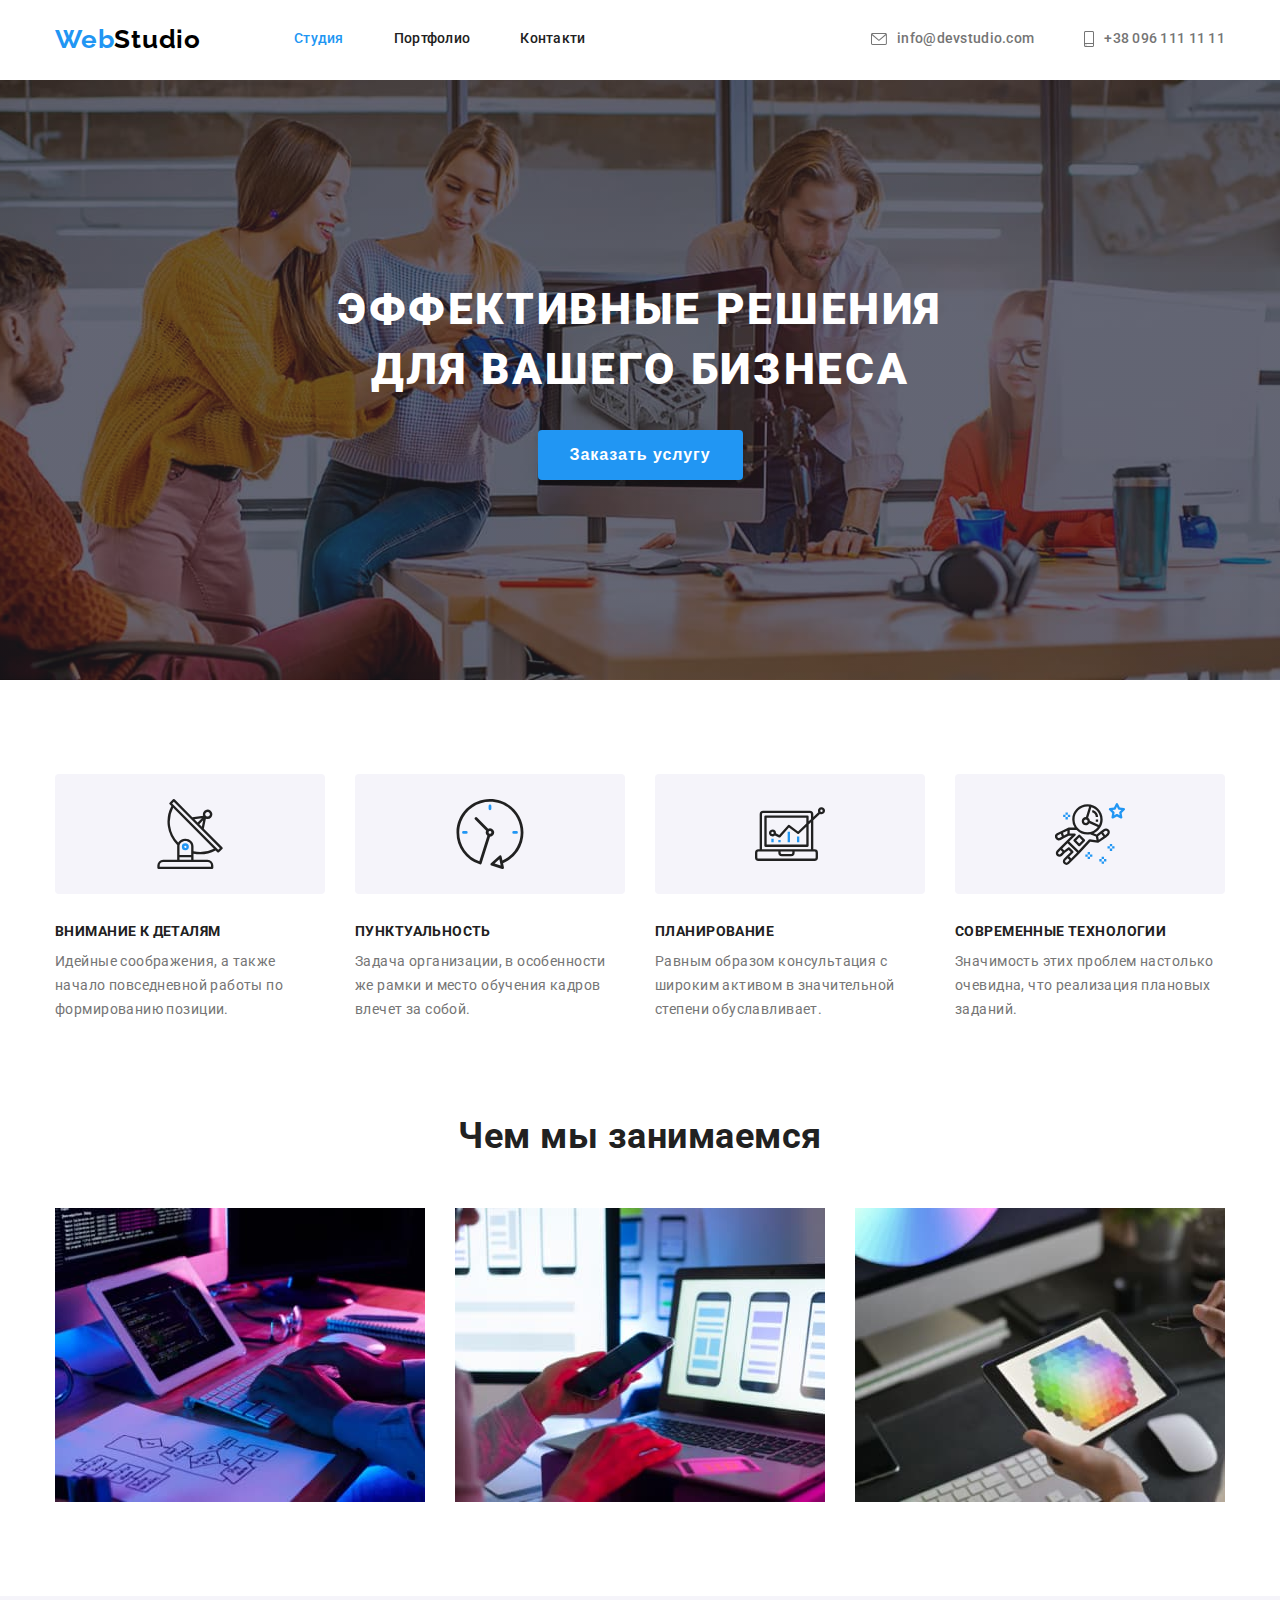
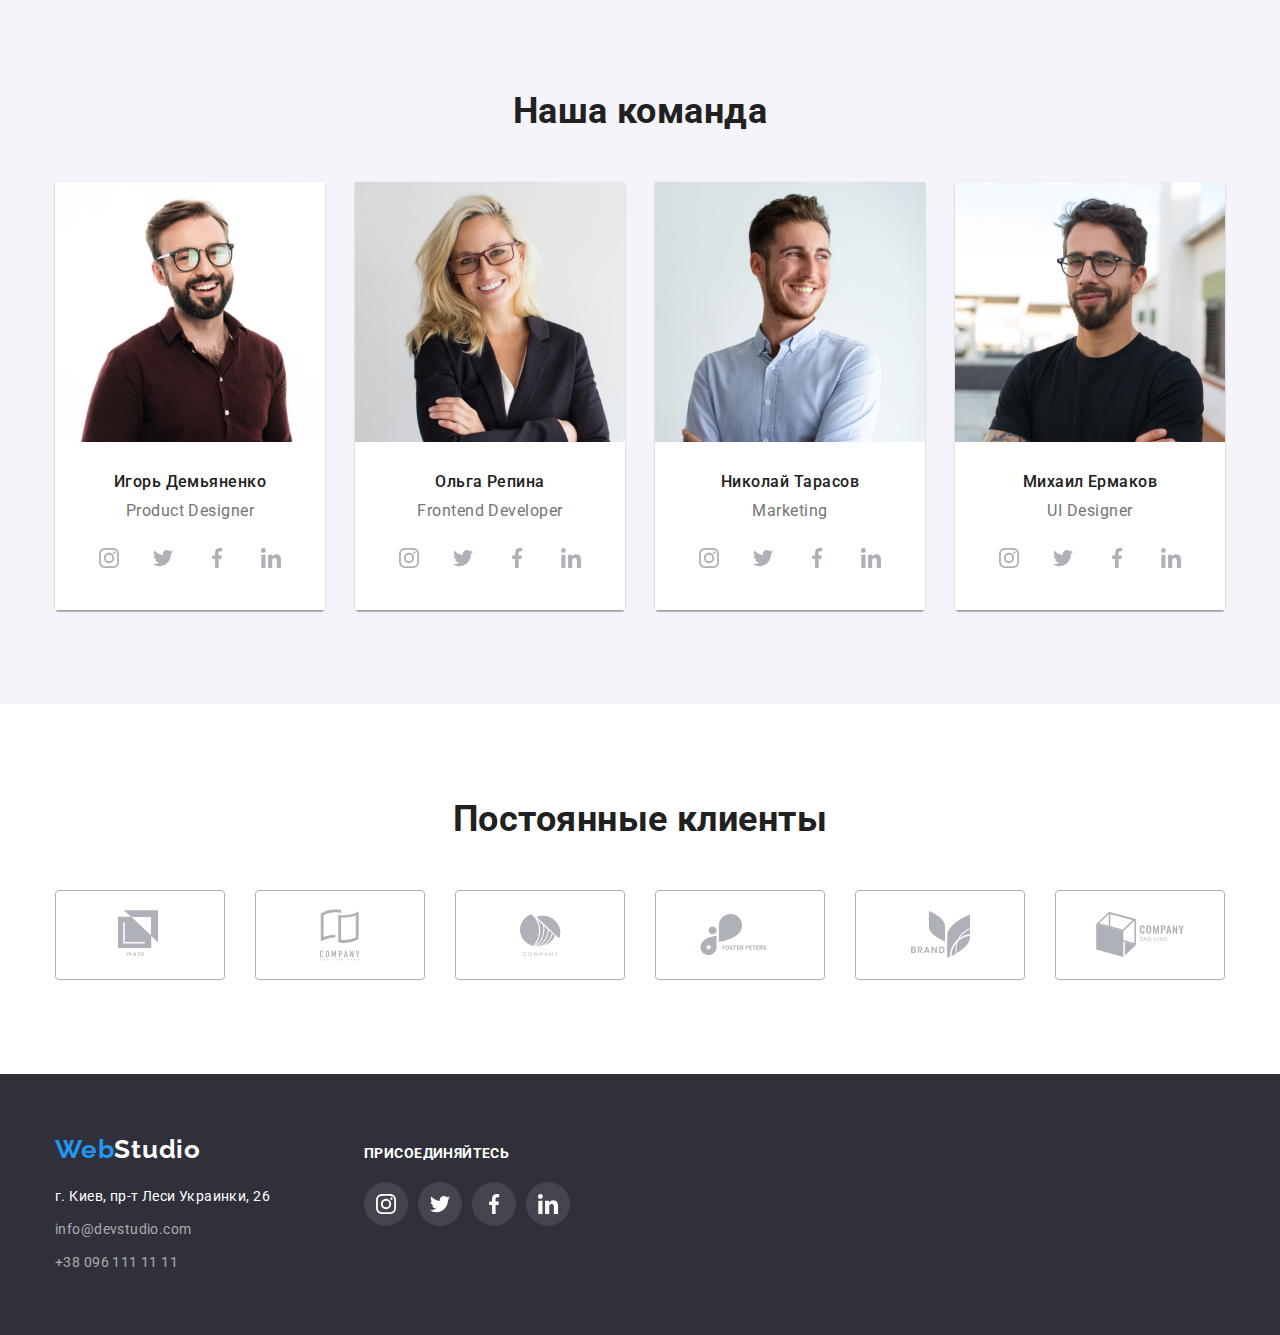
<file: index.html>
<!DOCTYPE html>
<html lang="ru">
<head>
    <meta charset="UTF-8">
    <meta http-equiv="X-UA-Compatible" content="IE=edge">
    <meta name="viewport" content="width=device-width, initial-scale=1.0">
    <title>Студия</title>
    <link rel="preconnect" href="https://fonts.gstatic.com">
    <link
        href="https://fonts.googleapis.com/css2?family=Oleo+Script&family=Raleway:wght@700&family=Roboto:wght@400;500;700;900&display=swap"
        rel="stylesheet">
    <link rel="stylesheet" href="https://cdnjs.cloudflare.com/ajax/libs/modern-normalize/0.2.0/modern-normalize.min.css"
        integrity="sha512-sqIVMkf5f8XGYI/UZYGs7wODxlUeoj9JknataPfUwtvrSKWMHrMXGZ7Evb6nabFYJQG15vFFyALe6r0nWCD1Ug=="
        crossorigin="anonymous" />
    <link rel="stylesheet" href="./css/styles.css">
</head>
<body class="page-body">
    <header>
        <div class="container">
            <div class="header-container">
                <nav class="nav">
                    <a class="logo link" href="./index.html">
                        <span class="web">Web</span><span class="studio">Studio</span>
                    </a>
                    <ul class="nav-list list ">
                        <li class="nav-item"><a class="link nav-link current" href="./index.html">Студия</a></li>
                        <li class="nav-item"><a class="link nav-link" href="./pages/portfolio.html">Портфолио</a></li>
                        <li class="nav-item"><a class="link nav-link" href="">Контакти</a></li>
                    </ul>
                </nav>
                    <ul class="nav-list list">
                        <li class="nav-item">
                            <a class="link nav-link nav-social-link" href="mailto:info@devstudio.com">
                                <svg class="header-icon" width="16" height="12">
                                    <use href="./images/icons.svg#icon-envelope"></use>
                                </svg>info@devstudio.com
                            </a>
                        </li>
                        <li class="nav-item">
                            <a class="link nav-link nav-social-link" href="tel:+380961111111">
                                <svg class="header-icon" width="10" height="16">
                                    <use href="./images/icons.svg#icon-smartphone"></use>
                                </svg>+38 096 111 11 11
                            </a>
                        </li>
                    </ul>     
            </div>
        </div>
    </header>
    <main>

        <!--Герой-->
        <section class="hero">
            <div class="container">
                <div class="hero-container">
                    <h1 class="hero-title">Эффективные решения<br> для вашего бизнеса</h1>
                    <button class="hero-button button" type="button">Заказать услугу</button>
                </div> 
            </div>
            
        </section>

        <!--Принципы-->
        <section class="principles-section">
            <div class="container">
                <ul class="list principles-list">
                    <li class="principles-item">
                        <div class="principles-container-icons">
                            <svg class="principles-icons" width="70" height="70">
                                <use href="./images/icons.svg#icon-antenna"></use>
                            </svg>
                        </div>
                        <h3 class="subtitle">Внимание к деталям</h3>
                        <p class="text">Идейные соображения, а также начало повседневной работы по формированию позиции.</p>
                    </li>
                    <li class="principles-item">
                        <div class="principles-container-icons">
                            <svg class="principles-icons" width="70" height="70">
                                <use href="./images/icons.svg#icon-clock"></use>
                            </svg>
                        </div>
                        <h3 class="subtitle">Пунктуальность</h3>
                        <p class="text">Задача организации, в особенности же рамки и место обучения кадров влечет за собой.</p>
                    </li>
                    <li class="principles-item">
                        <div class="principles-container-icons">
                            <svg class="principles-icons" width="70" height="70">
                                <use href="./images/icons.svg#icon-diagram"></use>
                            </svg>
                        </div>
                        <h3 class="subtitle">Планирование</h3>
                        <p class="text">Равным образом консультация с широким активом в значительной степени обуславливает.</p>
                    </li>
                    <li class="principles-item">
                        <div class="principles-container-icons">
                            <svg class="principles-icons" width="70" height="70">
                                <use href="./images/icons.svg#icon-astronaut"></use>
                            </svg>
                        </div>
                        <h3 class="subtitle">Современные технологии</h3>
                        <p class="text">Значимость этих проблем настолько очевидна, что реализация плановых заданий.</p>
                    </li>
                </ul>
            </div>
        </section>

        <!--Чем мы занимаемся-->
        <section class="work-section">
            <div class="container">
                <h2 class="title">Чем мы занимаемся</h2>
                <ul class="list work-list">
                    <li class="work-item"><img src="./images/section1/img.jpg" width="370" alt="Описание1"></li>
                    <li class="work-item"><img src="./images/section1/img-1.jpg" width="370" alt="Описание2"></li>
                    <li class="work-item"><img src="./images/section1/img-2.jpg" width="370" alt="Описание3"></li>
                </ul>
            </div>
        </section>

        <!--Наша команда-->
        <section class="team-section">
            <div class="container">
                <h2 class="title">Наша команда</h2>
                <ul class="team-list list">
                    <li class="team-item">
                        <img src="./images/section2/img.jpg" width="270" height="260" alt="Игорь Демьяненко">
                        <div class="team-title">
                            <h3 class="specialist-name">Игорь Демьяненко</h3>
                            <p class="profession">Product Designer</p>
                            <ul class="list social-icons">
                                <li class="social-icons-item">
                                    <a href="" class="social-icons-link" target="_blank" rel="noopener noreferrer">
                                        <svg class="icon">
                                            <use href="./images/icons.svg#icon-instagram"></use>
                                        </svg>
                                    </a>
                                </li>
                                <li class="social-icons-item">
                                    <a href="" class="social-icons-link" target="_blank" rel="noopener noreferrer">
                                        <svg class="icon">
                                            <use href="./images/icons.svg#icon-twitter"></use>
                                        </svg>
                                    </a>
                                </li>
                                <li class="social-icons-item">
                                    <a href="" class="social-icons-link" target="_blank" rel="noopener noreferrer">
                                        <svg class="icon">
                                            <use href="./images/icons.svg#icon-facebook"></use>
                                        </svg>
                                    </a>
                                </li>
                                <li class="social-icons-item">
                                    <a href="" class="social-icons-link" target="_blank" rel="noopener noreferrer">
                                        <svg class="icon">
                                            <use href="./images/icons.svg#icon-linkedin"></use>
                                        </svg>
                                    </a>
                                </li>
                            </ul>
                        </div>
                    </li>
                    <li class="team-item">
                        <img src="./images/section2/img-1.jpg" width="270" height="260" alt="Ольга Репина">
                        <div class="team-title">
                            <h3 class="specialist-name">Ольга Репина</h3>
                            <p class="profession">Frontend Developer</p>
                            <ul class="list social-icons">
                                <li class="social-icons-item">
                                    <a href="" class="social-icons-link" target="_blank" rel="noopener noreferrer">
                                        <svg class="icon">
                                            <use href="./images/icons.svg#icon-instagram"></use>
                                        </svg>
                                    </a>
                                </li>
                                <li class="social-icons-item">
                                    <a href="" class="social-icons-link" target="_blank" rel="noopener noreferrer">
                                        <svg class="icon">
                                            <use href="./images/icons.svg#icon-twitter"></use>
                                        </svg>
                                    </a>
                                </li>
                                <li class="social-icons-item">
                                    <a href="" class="social-icons-link" target="_blank" rel="noopener noreferrer">
                                        <svg class="icon">
                                            <use href="./images/icons.svg#icon-facebook"></use>
                                        </svg>
                                    </a>
                                </li>
                                <li class="social-icons-item">
                                    <a href="" class="social-icons-link" target="_blank" rel="noopener noreferrer">
                                        <svg class="icon">
                                            <use href="./images/icons.svg#icon-linkedin"></use>
                                        </svg>
                                    </a>
                                </li>
                            </ul>
                        </div>
                    </li>
                    <li class="team-item">
                        <img src="./images/section2/img-2.jpg" width="270" height="260" alt="Николай Тарасов">
                        <div class="team-title">
                            <h3 class="specialist-name">Николай Тарасов</h3>
                            <p class="profession">Marketing</p>
                            <ul class="list social-icons">
                                <li class="social-icons-item">
                                    <a href="" class="social-icons-link" target="_blank" rel="noopener noreferrer">
                                        <svg class="icon">
                                            <use href="./images/icons.svg#icon-instagram"></use>
                                        </svg>
                                    </a>
                                </li>
                                <li class="social-icons-item">
                                    <a href="" class="social-icons-link" target="_blank" rel="noopener noreferrer">
                                        <svg class="icon">
                                            <use href="./images/icons.svg#icon-twitter"></use>
                                        </svg>
                                    </a>
                                </li>
                                <li class="social-icons-item">
                                    <a href="" class="social-icons-link" target="_blank" rel="noopener noreferrer">
                                        <svg class="icon">
                                            <use href="./images/icons.svg#icon-facebook"></use>
                                        </svg>
                                    </a>
                                </li>
                                <li class="social-icons-item">
                                    <a href="" class="social-icons-link" target="_blank" rel="noopener noreferrer">
                                        <svg class="icon">
                                            <use href="./images/icons.svg#icon-linkedin"></use>
                                        </svg>
                                    </a>
                                </li>
                            </ul>
                        </div>
                    </li>
                    <li class="team-item">
                        <img src="./images/section2/img-3.jpg" width="270" height="260" alt="Михаил Ермаков">
                        <div class="team-title">
                            <h3 class="specialist-name">Михаил Ермаков</h3>
                            <p class="profession">UI Designer</p>
                            <ul class="list social-icons">
                                <li class="social-icons-item">
                                    <a href="" class="social-icons-link" target="_blank" rel="noopener noreferrer">
                                        <svg class="icon">
                                            <use href="./images/icons.svg#icon-instagram"></use>
                                        </svg>
                                    </a>
                                </li>
                                <li class="social-icons-item">
                                    <a href="" class="social-icons-link" target="_blank" rel="noopener noreferrer">
                                        <svg class="icon">
                                            <use href="./images/icons.svg#icon-twitter"></use>
                                        </svg>
                                    </a>
                                </li>
                                <li class="social-icons-item">
                                    <a href="" class="social-icons-link" target="_blank" rel="noopener noreferrer">
                                        <svg class="icon">
                                            <use href="./images/icons.svg#icon-facebook"></use>
                                        </svg>
                                    </a>
                                </li>
                                <li class="social-icons-item">
                                    <a href="" class="social-icons-link" target="_blank" rel="noopener noreferrer">
                                        <svg class="icon">
                                            <use href="./images/icons.svg#icon-linkedin"></use>
                                        </svg>
                                    </a>
                                </li>
                            </ul>
                        </div>
                    </li>
                </ul>
            </div>
        </section>
        <!-- Постоянные клиенты -->
        <section class="clients">
            <div class="container">
                <h2 class="clients-title title">Постоянные клиенты</h2>
                <ul class="list clients-list">
                    <li class="clients-item">
                        <a class="clients-link" href="" target="_blank" rel="noopener noreferrer">
                            <svg class="clients-icon" width="44.27" height="49.23">
                                <use href="./images/icons.svg#icon-logo1"></use>
                            </svg>
                        </a>
                    </li>
                    <li class="clients-item">
                        <a class="clients-link" href="" target="_blank" rel="noopener noreferrer">
                            <svg class="clients-icon" width="40" height="52">
                                <use href="./images/icons.svg#icon-logo2"></use>
                            </svg>
                        </a>
                    </li>
                    <li class="clients-item">
                        <a class="clients-link" href="" target="_blank" rel="noopener noreferrer">
                            <svg class="clients-icon" width="41" height="42.6">
                                <use href="./images/icons.svg#icon-logo3"></use>
                            </svg>
                        </a>
                    </li>
                    <li class="clients-item">
                        <a class="clients-link" href="" target="_blank" rel="noopener noreferrer">
                            <svg class="clients-icon" width="79.66" height="42.02">
                                <use href="./images/icons.svg#icon-logo4"></use>
                            </svg>
                        </a>
                    </li>
                    <li class="clients-item">
                        <a class="clients-link" href="" target="_blank" rel="noopener noreferrer">
                            <svg class="clients-icon" width="59" height="47">
                                <use href="./images/icons.svg#icon-logo5"></use>
                            </svg>
                        </a>
                    </li>
                    <li class="clients-item">
                        <a class="clients-link" href="" target="_blank" rel="noopener noreferrer">
                            <svg class="clients-icon" width="88.48" height="45.44">
                                <use href="./images/icons.svg#icon-logo6"></use>
                            </svg>
                        </a>
                    </li>
                </ul>
            </div>
        </section>
    </main>
    
    <!--Футер-->
    <footer class="basement">
        <div class="container">
            <div class="footer-box">
                <div class="footer-contacts">
                    <a class="logo link" href="./index.html">
                        <span class="web">Web</span><span class="studio footer-studio">Studio</span>
                    </a>
                    <address>    
                        <ul class="footer-list list">
                            <li class="contacts-item"><a class="link" href="https://goo.gl/maps/zhpreMwTAFrYoFzA8" target="_blank" rel="noopener noreferrer">г. Киев, пр-т Леси Украинки, 26</a></li>
                            <li class="contacts-item"><a class="link social-list" href="mailto:info@devstudio.com">info@devstudio.com</a></li>
                            <li class="contacts-item"><a class="link social-list" href="tel:+380961111111">+38 096 111 11 11</a></li>
                        </ul>
                    </address>
                </div>
                <div class="footer-social-links">
                    <h3 class="subtitle">присоединяйтесь</h3>
                    <ul class="list social-icons footer-list">
                        <li class="social-icons-item">
                            <a href="" class="social-icons-link footer-soclink" target="_blank" rel="noopener noreferrer">
                                <svg class="icon footer-icons">
                                    <use href="./images/icons.svg#icon-instagram"></use>
                                </svg>
                            </a>
                        </li>
                        <li class="social-icons-item">
                            <a href="" class="social-icons-link footer-soclink" target="_blank" rel="noopener noreferrer">
                                <svg class="icon footer-icons">
                                    <use href="./images/icons.svg#icon-twitter"></use>
                                </svg>
                            </a>
                        </li>
                        <li class="social-icons-item">
                            <a href="" class="social-icons-link footer-soclink" target="_blank" rel="noopener noreferrer">
                                <svg class="icon footer-icons">
                                    <use href="./images/icons.svg#icon-facebook"></use>
                                </svg>
                            </a>
                        </li>
                        <li class="social-icons-item">
                            <a href="" class="social-icons-link footer-soclink" target="_blank" rel="noopener noreferrer">
                                <svg class="icon footer-icons">
                                    <use href="./images/icons.svg#icon-linkedin"></use>
                                </svg>
                            </a>
                        </li>
                    </ul>
                </div>  
            </div>
        </div>
    </footer>   
</body>
</html>
</file>
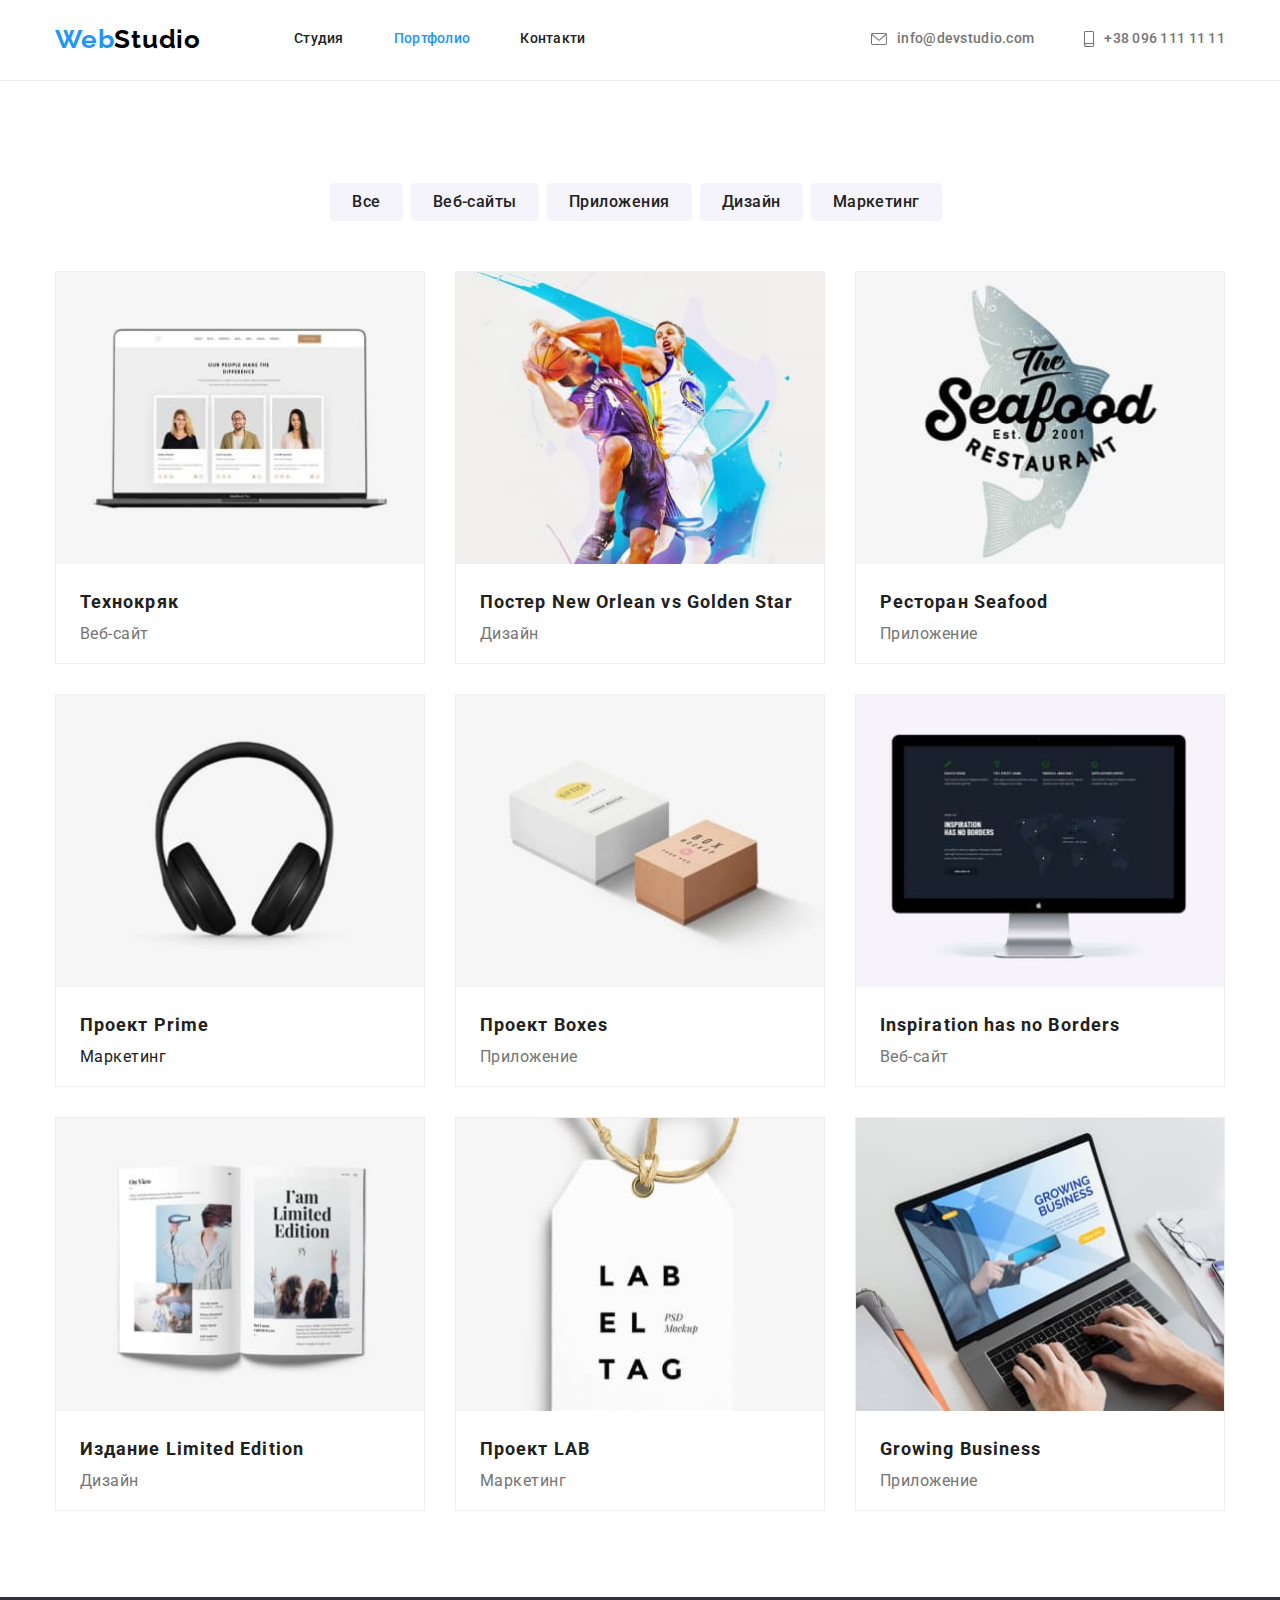
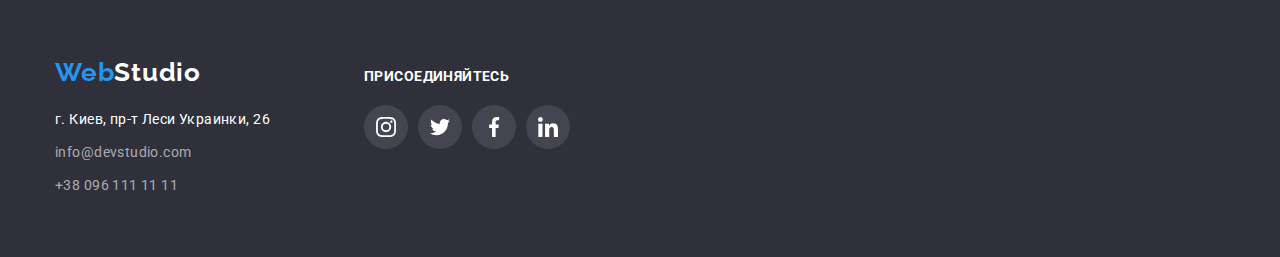
<file: pages/portfolio.html>
<!DOCTYPE html>
<html lang="ru">
<head>
    <meta charset="UTF-8">
    <meta http-equiv="X-UA-Compatible" content="IE=edge">
    <meta name="viewport" content="width=device-width, initial-scale=1.0">
    <title>Портфолио</title>
    <link rel="preconnect" href="https://fonts.gstatic.com">
    <link
        href="https://fonts.googleapis.com/css2?family=Oleo+Script&family=Raleway:wght@700&family=Roboto:wght@400;500;700;900&display=swap"
        rel="stylesheet">
    <link rel="stylesheet" href="../css/styles.css">
</head>
<body class="page-body">
    <header class="header">
        <div class="container">
            <div class="header-container">
                <nav class="nav">
                    <a class="logo link" href="../index.html">
                        <span class="web">Web</span><span class="studio">Studio</span>
                    </a>
                    <ul class="nav-list list ">
                        <li class="nav-item"><a class="link nav-link" href="../index.html">Студия</a></li>
                        <li class="nav-item"><a class="link nav-link current" href="./portfolio.html">Портфолио</a></li>
                        <li class="nav-item"><a class="link nav-link" href="">Контакти</a></li>
                    </ul>
                </nav>
                <ul class="nav-list list">
                    <li class="nav-item">
                        <a class="link nav-link nav-social-link" href="mailto:info@devstudio.com">
                            <svg class="header-icon" width="16" height="12">
                                <use href="../images/icons.svg#icon-envelope"></use>
                            </svg>info@devstudio.com
                        </a>
                    </li>
                    <li class="nav-item">
                        <a class="link nav-link nav-social-link" href="tel:+380961111111">
                            <svg class="header-icon" width="10" height="16">
                                <use href="../images/icons.svg#icon-smartphone"></use>
                            </svg>+38 096 111 11 11
                        </a>
                    </li>
                </ul>       
            </div>
        </div>
    </header>
    <main>
        <section class="filters-section">
            <div class="container">
                <div class="filters-container">
                    <h1 class="visually-hidden">Список проектов</h1>
                    <ul class="filter-list list">
                        <li>
                            <button class="button-filter" type="button">Все</button>
                        </li>
                        <li>
                            <button class="button-filter" type="button">Веб-сайты</button>
                        </li>
                        <li>
                            <button class="button-filter" type="button">Приложения</button>
                        </li>
                        <li>
                            <button class="button-filter" type="button">Дизайн</button>
                        </li>
                        <li>
                            <button class="button-filter" type="button">Маркетинг</button>
                        </li>
                    </ul>
                </div>
                <div class="portfolio-container">
                    <ul class="list card-set">
                        <li class="item">
                            <a class="link" href="./portfolio.html"><img src="../images/page2/img.jpg" width="370" height="294" alt="ноутбук">
                                <div class="potfolio-text">
                                    <h2 class="name-project">Технокряк</h2>
                                    <p class="worktype">Веб-сайт</p>
                                </div>
                            </a>
                        </li>

                        <li class="item">
                            <a class="link" href="./portfolio.html"><img src="../images/page2/img-1.jpg" width="370" height="294" alt="баскетбол">
                                <div class="potfolio-text">
                                    <h2 class="name-project">Постер New Orlean vs Golden Star</h2>
                                    <p class="worktype">Дизайн</p>
                                </div>
                            </a>
                        </li>
                        
                        <li class="item">
                            <a class="link" href="./portfolio.html"><img src="../images/page2/img-2.jpg" width="370" height="294" alt="надпись">
                                <div class="potfolio-text">
                                    <h2 class="name-project">Ресторан Seafood</h2>
                                    <p class="worktype">Приложение</p>
                                </div>
                            </a>
                        </li>
                        
                        <li class="item">
                            <a class="link" href="./portfolio.html"><img src="../images/page2/img-3.jpg" width="370" height="294" alt="наушники">
                                <div class="potfolio-text">
                                    <h2 class="name-project">Проект Prime</h2>
                                    <p>Маркетинг</p>
                                </div>
                            </a>
                        </li>
                        
                        <li class="item">
                            <a class="link" href="./portfolio.html"><img src="../images/page2/img-4.jpg" width="370" height="294" alt="коробки">
                                <div class="potfolio-text">
                                    <h2 class="name-project">Проект Boxes</h2>
                                    <p class="worktype">Приложение</p>
                                </div>
                            </a>
                        </li>
                        
                        <li class="item">
                            <a class="link" href="./portfolio.html"><img src="../images/page2/img-5.jpg" width="370" height="294" alt="монитор">
                                <div class="potfolio-text">
                                    <h2 class="name-project">Inspiration has no Borders</h2>
                                    <p class="worktype">Веб-сайт</p>
                                </div>
                            </a>
                        </li>
                        
                        <li class="item">
                            <a class="link" href="./portfolio.html"><img src="../images/page2/img-6.jpg" width="370" height="294" alt="книга">
                                <div class="potfolio-text">
                                    <h2 class="name-project">Издание Limited Edition</h2>
                                    <p class="worktype">Дизайн</p>
                                </div>
                            </a>
                        </li>
                        
                        <li class="item">
                            <a class="link" href="./portfolio.html"><img src="../images/page2/img-7.jpg" width="370" height="294" alt="бирка">
                                <div class="potfolio-text">
                                    <h2 class="name-project">Проект LAB</h2>
                                    <p class="worktype">Маркетинг</p>
                                </div>
                            </a>
                        </li>
                        
                        <li class="item">
                            <a class="link" href="./portfolio.html"><img src="../images/page2/img-8.jpg" width="370" height="294" alt="лептоп">
                                <div class="potfolio-text">
                                    <h2 class="name-project">Growing Business</h2>
                                    <p class="worktype">Приложение</p>
                                </div>
                            </a>
                        </li>
                    </ul>
                </div>
            </div>    
        </section>
    </main>

    <!--Футер-->
    <footer class="basement">
        <div class="container">
            <div class="footer-box">
                <div class="footer-contacts">
                    <a class="logo link" href="../index.html">
                        <span class="web">Web</span><span class="studio footer-studio">Studio</span>
                    </a>
                    <address>    
                        <ul class="footer-list list">
                            <li class="contacts-item"><a class="link" href="https://goo.gl/maps/zhpreMwTAFrYoFzA8" target="_blank" rel="noopener noreferrer">г. Киев, пр-т Леси Украинки, 26</a></li>
                            <li class="contacts-item"><a class="link social-list" href="mailto:info@devstudio.com">info@devstudio.com</a></li>
                            <li class="contacts-item"><a class="link social-list" href="tel:+380961111111">+38 096 111 11 11</a></li>
                        </ul>
                    </address>
                </div>
                <div class="footer-social-links">
                    <h3 class="subtitle">присоединяйтесь</h3>
                    <ul class="list social-icons footer-list">
                        <li class="social-icons-item">
                            <a href="" class="social-icons-link footer-soclink" target="_blank" rel="noopener noreferrer">
                                <svg class="icon footer-icons">
                                    <use href="../images/icons.svg#icon-instagram"></use>
                                </svg>
                            </a>
                        </li>
                        <li class="social-icons-item">
                            <a href="" class="social-icons-link footer-soclink" target="_blank" rel="noopener noreferrer">
                                <svg class="icon footer-icons">
                                    <use href="../images/icons.svg#icon-twitter"></use>
                                </svg>
                            </a>
                        </li>
                        <li class="social-icons-item">
                            <a href="" class="social-icons-link footer-soclink" target="_blank" rel="noopener noreferrer">
                                <svg class="icon footer-icons">
                                    <use href="../images/icons.svg#icon-facebook"></use>
                                </svg>
                            </a>
                        </li>
                        <li class="social-icons-item">
                            <a href="" class="social-icons-link footer-soclink" target="_blank" rel="noopener noreferrer">
                                <svg class="icon footer-icons">
                                    <use href="../images/icons.svg#icon-linkedin"></use>
                                </svg>
                            </a>
                        </li>
                    </ul>
                </div>  
            </div>
        </div>
    </footer> 
</body>
</html>
</file>
<file: css/styles.css>
/* ПЕРЕМЕННЫЕ */
:root{
  --main-background-color: #ffffff;
  --main-text-color: #212121;
  --secondary-text-color: #757575;
  --white-text-color: #FFFFFF;
  --akcent-color: #2196F3;
  --main-font: Roboto, sans-serif;
  --minor-font: Raleway, sans-serif;
  --spacing: 0.03em;
  --card-set-gap: 30px; 

}


/* БАЗОВЫЕ НАСТРОЙКИ */
html {
  box-sizing: border-box;
}

*,
*::before,
*::after {
  box-sizing: inherit;

}

img {
  display: block;
  max-width: 100%;
  height: auto;
}

h1,
h2,
h3,
h4,
h5,
h6,
p {
  margin: 0;
}

.page-body {
  background-color: var(--main-background-color);
  color: var(--main-text-color);
  font-family: var(--main-font);
  letter-spacing: var(--spacing);
  margin: 0;
}

.link {
  text-decoration: none;
  color: inherit;
}

.list {
  padding-top: 0;
  margin-bottom: 0;
  padding-left: 0;

  list-style: none;
}

.visually-hidden {
  position: absolute !important;
  clip: rect(1px 1px 1px 1px);
  clip: rect(1px, 1px, 1px, 1px);
  padding: 0 !important;
  border: 0 !important;
  height: 1px !important;
  width: 1px !important;
  overflow: hidden;
} 


/* КОНТЕЙНЕР*/
.container {
  width: 1200px;
  padding-left: 15px;
  padding-right: 15px;
  margin-left: auto;
  margin-right: auto; 
}


/* ШАПКА */
.header-container,
.logo,
.nav-list,
.nav-item,
.nav {
  display: flex;
  margin-top: 0;
  justify-content: space-between;
  align-items: center;
}

header {
  padding-top: 24px;
  padding-bottom: 25px;
  
}

.header {
  border-bottom: 1px solid #ECECEC;
}

.nav-item:not(:last-child) {
  margin-right: 50px;
}

.nav,.nav-list {
  font-weight: 500;
  font-size: 14px;
  line-height: 1.14;
  letter-spacing: 0.02em;
}

.logo {
  margin-right: 93px;

  font-family: var(--minor-font);
  font-weight: 700;
  font-size: 26px;
  line-height: 1.19;
  letter-spacing: var(--spacing);
}

.web {
  color: var(--akcent-color);
}

.studio {
  color: #000000;
}

.header-icon {
  margin-right: 10px;
  fill: currentColor;

}

.nav-social-link {
  display: flex;
  justify-content: center;
  align-items: center;
  padding-top: 1px;
  padding-bottom: 1px;

  font-weight: 500;
  font-size: 14px;
  line-height: 1.14;
  letter-spacing: 0.02em;
  color: var(--secondary-text-color);
}

.nav-link:hover,
.nav-link:focus {
  color: var(--akcent-color);
}
.nav-link:hover .header-icon,
.nav-link:focus .header-icon {
  fill: var(--akcent-color);
}


.current {
  color: var(--akcent-color);
}

/* ГЕРОЙ */
.hero {
  /* display: flex; */
  max-width: 1600px;
  /* height: 100vh; */
  padding-top: 200px;
  padding-bottom: 200px;
  margin-left: auto;
  margin-right: auto;
  background-image: linear-gradient(rgba(47, 48, 58, 0.4), rgba(47, 48, 58, 0.4)), 
  url(../images/geroy/Img-header.jpg);
  background-repeat: no-repeat;
  background-color:#C4C4C4;
  background-size: cover;
  background-position: center;
  
}

.hero-title {
  font-weight: 900;
  font-size: 44px;
  line-height: 1.36;
  text-align: center;
  letter-spacing: 0.06em;
  text-transform: uppercase;
  color: var(--white-text-color);
}

/* КНОПКИ */
.filters-section {
  padding-top: 102px;  
}

.filters-container {
  margin-bottom: 50px;
}
 
.filter-list,
.button-filter {
  display: flex;
  justify-content: center;
  margin-top: 0;
  
}

.button-filter {
  flex-basis: calc(100% / 5 - 8px);
  margin-right: 8px;
  padding: 6px 22px;
}

.hero-button {
  display: flex;
  justify-content: center;
  align-items: center;
  text-align: center;
  padding: 10px 32px;
  margin-left: auto;
  margin-right: auto;
  margin-top: 30px;
  font-weight: 700;
  font-size: 16px;
  line-height: 1.88;
  letter-spacing: 0.06em;
  color: var(--white-text-color);
  background-color: var(--akcent-color);
  box-shadow: 0px 4px 4px rgba(0, 0, 0, 0.15);
  border: none;
  border-radius: 4px;
  cursor: pointer;
}

.hero-button:hover,
.hero-button:focus {
  background-color: #188ce8;
}

.button-filter {
  font-family: var(--main-font);
  font-weight: 500;
  font-size: 16px;
  line-height: 1.6;
  text-align: center;
  letter-spacing: var(--spacing);
  color: var(--main-text-color);
  background: #F5F4FA;
  border-radius: 4px;
  cursor: pointer;
  border: none;
}

.button-filter:hover,
.button-filter:focus {
  background-color: var(--akcent-color);
  color: var(--white-text-color);
  box-shadow: 0px 3px 1px rgba(0, 0, 0, 0.1), 0px 1px 2px rgba(0, 0, 0, 0.08), 0px 2px 2px rgba(0, 0, 0, 0.12);
} 


/* КАРТОЧКИ-СЕТКА ПОРТФОЛИО */
.portfolio-container {
  display: flex;
  flex-wrap: wrap;
  justify-content: space-between;
  align-items: center;
  padding-bottom: 86px;
}

.card-set {
  display: flex;
  flex-wrap: wrap;
  padding: 0;
  margin: 0;
  list-style: none;
  margin-left: calc( -1 * var(--card-set-gap));
  margin-top: calc( -1 * var(--card-set-gap));
}

.card-set > .item {
  flex-basis: calc(100% / 3 - var(--card-set-gap));
  margin-left: var(--card-set-gap);
  margin-top: var(--card-set-gap);
  border: 1px solid #EEEEEE;
}

.item:hover,
.item:focus {
  box-shadow: 0px 1px 1px rgba(0, 0, 0, 0.12), 0px 4px 4px rgba(0, 0, 0, 0.06), 1px 4px 6px rgba(0, 0, 0, 0.16);

}

.potfolio-text {
  padding: 20px 24px;
}

.name-project {
  margin-bottom: 4px;

  font-weight: 700;
  font-size: 18px;
  line-height: 2;
  letter-spacing: 0.06em;
  color: #212121;
}

.worktype {
  font-weight: 400;
  font-size: 16px;
  line-height: 1.88x;
  letter-spacing: var(--spacing);
  color: var(--secondary-text-color);
}

/* ПРИНЦИПЫ */
.principles-section {
  padding-top: 94px;
  padding-bottom: 0;
}

.principles-list {
  display: flex;
  margin: 0;
  margin-left: calc( -1 * var(--card-set-gap));

}

.principles-item {
  flex-basis: calc(100% / 4 - var(--card-set-gap));
  margin-left: var(--card-set-gap);
}

.principles-container-icons {
  display: flex;
  min-height: 120px;
  justify-content: center;
  align-items: center;
  margin-bottom: 30px;
  background-color: #F5F4FA;
  border-radius: 4px;
    
}
.principles-icons {
  justify-content: center;
  align-items: center;
}

.subtitle {
  font-weight: 700;
  font-size: 14px;
  line-height: 1.14;
  letter-spacing: var(--spacing);
  text-transform: uppercase;
  color: var(--main-text-color);
}

.text {
  margin-top: 10px;

  font-weight: 400;
  font-size: 14px;
  line-height: 1.71;
  letter-spacing: var(--spacing);
  color: var(--secondary-text-color);
}


/* ЧЕМ МЫ ЗАНИМАЕМСЯ */
.work-section {
  padding-top: 94px;
  padding-bottom: 94px;
}

.title {
  font-weight: 700;
  font-size: 36px;
  line-height: 1.17;
  text-align: center;
}

.work-list {
  display: flex;
  justify-content: center;
  margin-top: 50px;
}

.work-item:not(:last-child) {
  margin-right: var(--card-set-gap);
}


/* НАША КОМАНДА */
.team-section {
  padding-top: 94px;
  padding-bottom: 94px;
  background-color: #F5F4FA;
  justify-content: center;
  align-items: center;
}

.team-list {
  display: flex;
  padding: 0;
  margin: 0;
  list-style: none;
  margin-left: calc( -1 * var(--card-set-gap));
}

.team-list > .team-item {
  flex-basis: calc(100% / 4 - var(--card-set-gap));
  margin-left: var(--card-set-gap);
  margin-top: 50px;
  box-shadow: 0px 1px 3px rgba(0, 0, 0, 0.12), 0px 1px 1px rgba(0, 0, 0, 0.14), 0px 2px 1px rgba(0, 0, 0, 0.2);
  border-radius: 0px 0px 4px 4px;
}

.team-title {
  padding-top: 30px;
  padding-bottom: 30px;
  background-color: var(--main-background-color);
}

.specialist-name {
  font-weight: 500;
  font-size: 16px;
  line-height: 1.19;
  text-align: center;
  letter-spacing: var(--spacing);
  color: var(--main-text-color);
}

.profession {
  margin-top: 10px;
  
  font-weight: 400;
  font-size: 16px;
  line-height: 1.19;
  text-align: center;
  letter-spacing: var(--spacing);
  color: var(--secondary-text-color);
}

.social-icons {
  display: flex;
  justify-content: center;
  align-items: center;
  margin-top: 16px;
  
}

.social-icons .icon {
  width: 20px;
  height: 20px;
  fill: #AFB1B8;

}

.social-icons-link {
  display: flex;
  justify-content: center;
  align-items: center;
  width: 44px;
  height: 44px;
  border-radius: 50%;

}

.social-icons-item + .social-icons-item {
  margin-left: 10px;
}

.social-icons-link:hover .icon,
.social-icons-link:focus .icon {
  fill: var(--white-text-color);
  
}

.social-icons-link:hover,
.social-icons-link:focus {
  fill: var(--white-text-color);
  background-color: var(--akcent-color);
}

/* КЛИЕНТЫ */
.clients {
  padding-top: 94px;
  padding-bottom: 94px;
  margin-left: auto;
  margin-right: auto;
  justify-content: center;
  align-items: center;
}

.clients-list {
  display: flex;
  justify-content: center;
  align-items: center;
  margin-left: calc( -1 * var(--card-set-gap));
  margin-top: 50px;
}

.clients-item {
  flex-basis: calc(100% / 6 - var(--card-set-gap));
  margin-left: var(--card-set-gap); 
}

.clients-link {
  display: flex;
  justify-content: center;
  align-items: center;
  width: 170px;
  height: 90px;
  border: 1px solid #AFB1B8;
  border-radius: 4px;
}

.clients-icon {
  fill: #AFB1B8;
}

.clients-link:hover,
.clients-link:focus {
  border: 1px solid var(--akcent-color);
} 

.clients-link:hover .clients-icon,
.clients-link:focus .clients-icon {
  fill: var(--akcent-color);
}


/* ФУТЕР */
.basement {
  display: flex;
  background-color: #2F303A;
  padding-top: 60px;
  padding-bottom: 60px;
  
}

.footer-box {
  display: flex;
  align-items: baseline;
}
.footer-contacts {
  display: inline-block;
  justify-content: left;
  
}
.footer-studio {
  color: var(--white-text-color);
}

.footer-list {
  margin-top: 20px;
  font-style: normal;
  font-weight: 400;
  font-size: 14px;
  line-height: 1.71;
  letter-spacing: var(--spacing);
  color: #FFFFFF;
}

.social-list {
  color: rgba(255, 255, 255, 0.6);
}

.contacts-item:not(:last-child) {
  margin-bottom: 9px;

}

/* ФУТЕР БЛОК2 */
.footer-social-links {
  display: inline-block;
  margin-left: 70px;
}

.footer-social-links > .subtitle {
  color: #ffffff;
}

.social-icons-link .footer-icons {
  fill: var(--main-background-color);
  
}

.footer-soclink {
  background-color: rgba(255, 255, 255, 0.1);
}
</file>
